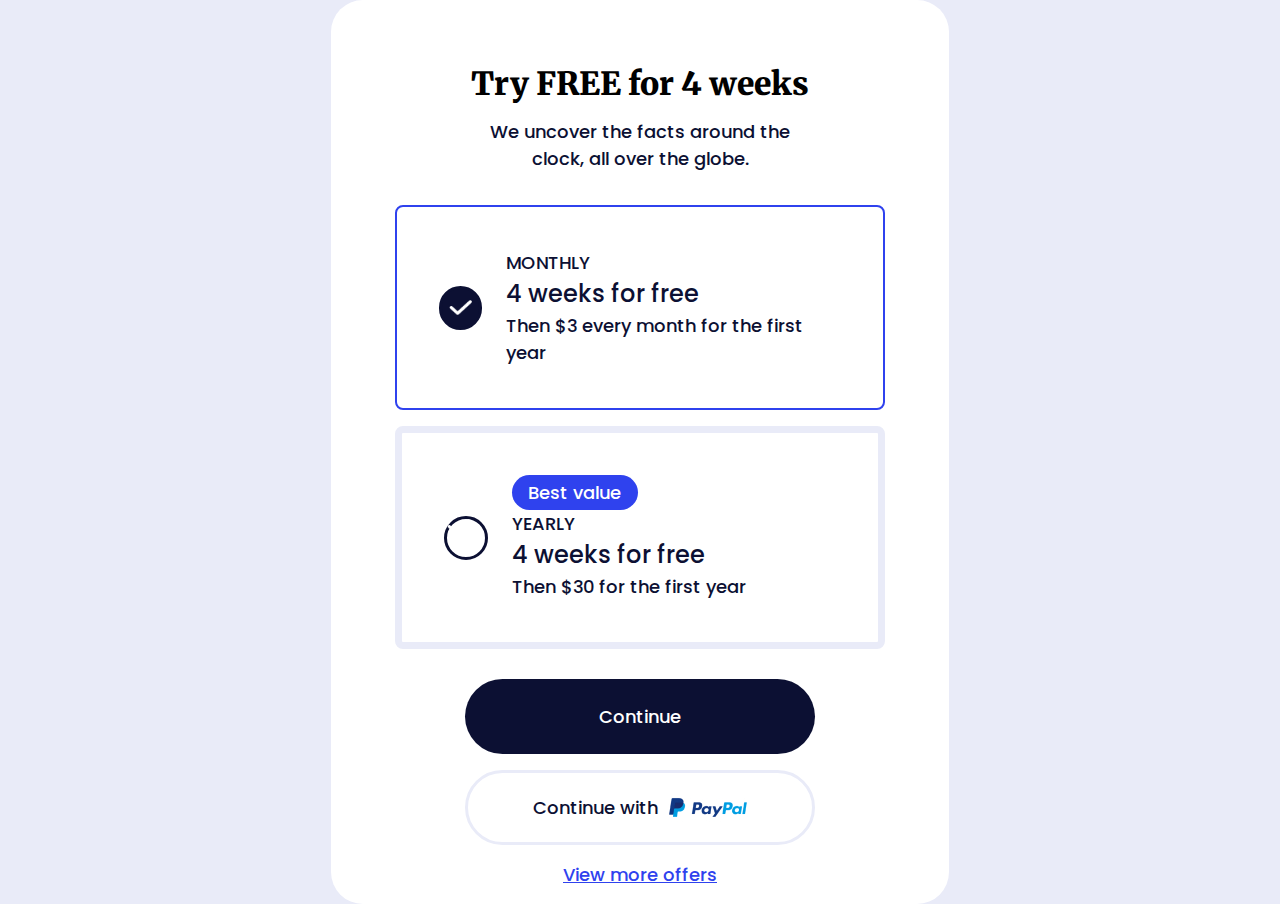
<file: day_1566/index.html>
<!doctype html>
<html lang="en">
<head>
    <meta charset="UTF-8">
    <meta name="viewport"
          content="width=device-width, user-scalable=no, initial-scale=1.0, maximum-scale=1.0, minimum-scale=1.0">
    <meta http-equiv="X-UA-Compatible" content="ie=edge">
    <link rel="preconnect" href="https://fonts.googleapis.com">
    <link rel="preconnect" href="https://fonts.gstatic.com" crossorigin>
    <link href="https://fonts.googleapis.com/css2?family=Merriweather:ital,wght@0,300;0,400;0,700;0,900;1,300;1,400;1,700;1,900&display=swap"
          rel="stylesheet">

    <link rel="stylesheet" href="main.css">
    <link rel="stylesheet" href="https://cdnjs.cloudflare.com/ajax/libs/font-awesome/4.7.0/css/font-awesome.min.css">
    <title>Profile Page Header</title>
</head>
<body>
<div class="container">
    <div class="header">
        <h1>Try FREE for 4 weeks</h1>
        <p>
            We uncover the facts around the
            clock, all over the globe.
        </p>
    </div>
    <div class="offer">
        <div class="offer-item active">
            <div class="icon">
                <img src="selected-icon.png" alt="icon">
            </div>
            <div class="info">
                <h1>MONTHLY</h1>
                <p>4 weeks for free</p>
                <span>Then $3 every month for the first year</span>
            </div>
        </div>
        <div class="offer-item">
            <div class="icon">
                <img src="selected-icon.png" alt="icon">
            </div>
            <div class="info">
                <div class="tag">Best value</div>
                <h1>YEARLY</h1>
                <p>4 weeks for free</p>
                <span>Then $30 for the first year</span>
            </div>
        </div>

    </div>
    <div class="buttons">
        <button class="continue">Continue</button>
        <button class="paypal"><span>Continue with</span> <img src="paypal.jpg" alt=""> </button>
        <a href="#">View more offers</a>
    </div>
</div>
</body>
</html>
</file>
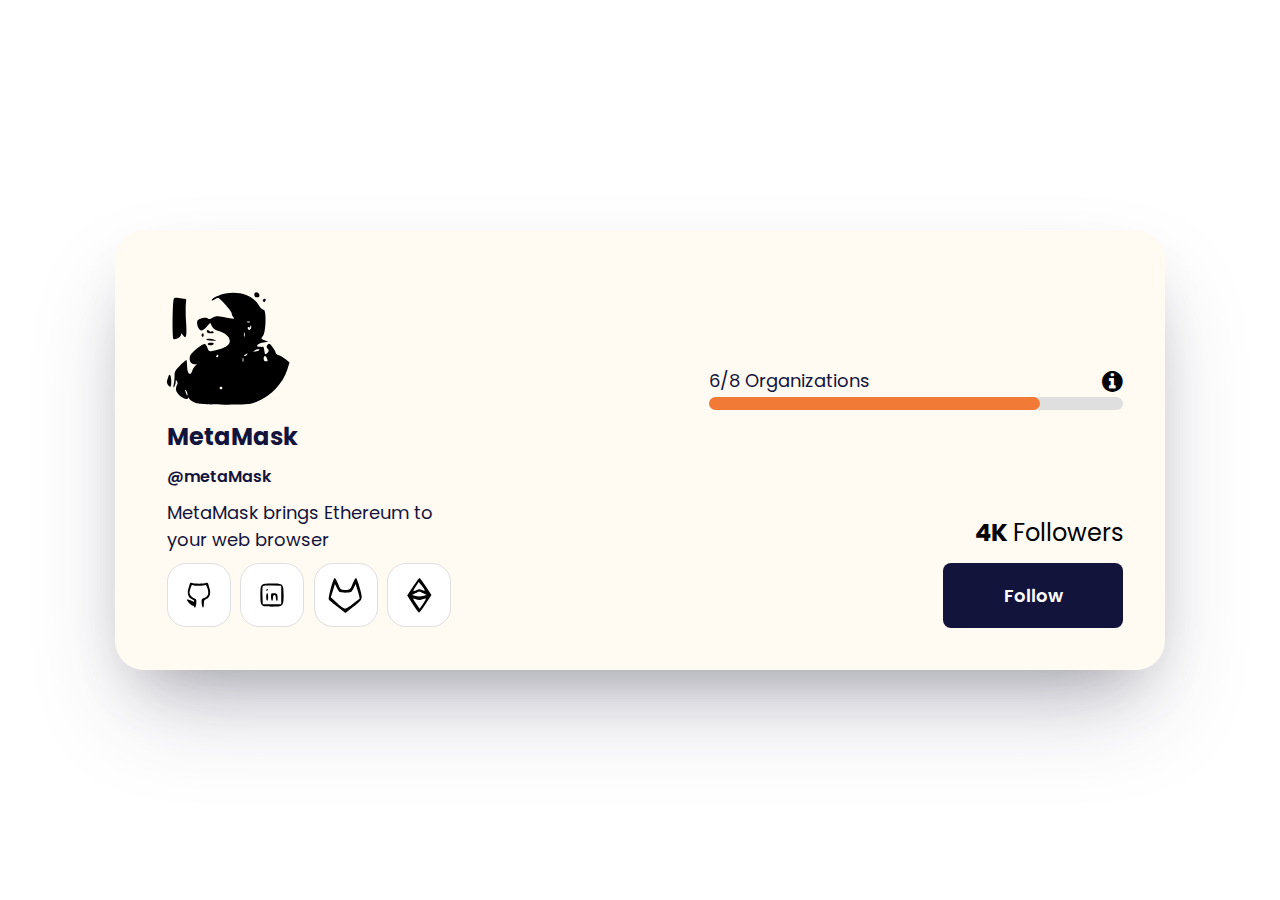
<file: day_1580/index.html>
<!doctype html>
<html lang="en">
<head>
    <meta charset="UTF-8">
    <meta name="viewport"
          content="width=device-width, user-scalable=no, initial-scale=1.0, maximum-scale=1.0, minimum-scale=1.0">
    <meta http-equiv="X-UA-Compatible" content="ie=edge">
    <link rel="stylesheet" href="main.css">
    <link rel="stylesheet" href="https://cdnjs.cloudflare.com/ajax/libs/font-awesome/4.7.0/css/font-awesome.min.css">
    <title>Profile Page Header</title>
</head>
<body>
<div class="container">
    <div class="profile-section">
        <div class="photo">
            <svg version="1.0" xmlns="http://www.w3.org/2000/svg"
                 width="100.000000pt" height="100.000000pt" viewBox="0 0 100.000000 100.000000"
                 preserveAspectRatio="xMidYMid meet">

                <g transform="translate(0.000000,100.000000) scale(0.100000,-0.100000)"
                   fill="#000000" stroke="none">
                    <path d="M512 839 c-44 -8 -102 -37 -102 -51 0 -5 11 -1 25 8 25 16 26 16 75
-37 27 -29 50 -60 50 -69 0 -9 5 -21 12 -28 16 -16 2 -16 -73 0 -49 10 -60 9
-82 -5 -17 -11 -28 -12 -35 -5 -13 13 -72 0 -79 -18 -8 -22 6 -64 24 -71 11
-4 26 4 44 25 l28 31 13 -26 c8 -17 24 -29 43 -33 64 -14 106 -60 86 -97 -11
-22 -44 -38 -109 -52 -43 -9 -44 -8 -54 20 -5 16 -14 29 -20 29 -20 0 -100
-63 -109 -87 -14 -38 7 -69 46 -64 6 1 3 -4 -6 -11 -9 -7 -20 -25 -25 -40 -14
-42 -37 -20 -38 36 -1 25 -3 46 -6 46 -3 0 -24 -18 -47 -41 -33 -32 -42 -47
-41 -72 0 -18 -2 -48 -6 -67 -5 -26 -4 -31 3 -20 6 8 11 24 11 35 0 16 2 17
10 5 5 -8 5 -19 1 -25 -5 -5 -9 -22 -9 -37 1 -34 75 -89 89 -66 6 9 9 10 9 1
0 -7 17 -20 38 -30 31 -14 69 -17 227 -18 173 0 195 2 243 22 108 44 196 137
229 240 l17 55 -29 24 c-17 14 -40 27 -52 30 -13 4 -23 12 -23 18 0 7 -11 27
-24 44 -20 28 -25 30 -36 17 -10 -12 -10 -18 0 -31 11 -12 10 -18 -3 -32 -11
-11 -17 -12 -18 -4 -1 7 -3 17 -4 22 -1 6 -3 15 -4 20 0 6 -4 9 -8 9 -5 -1
-16 -1 -26 0 -33 2 -11 26 29 32 l39 5 -29 12 c-27 12 -27 14 -13 30 25 28 29
208 5 199 -7 -2 -22 12 -33 31 -44 76 -142 111 -253 91z m185 -215 c-3 -3 -12
-4 -19 -1 -8 3 -5 6 6 6 11 1 17 -2 13 -5z m7 -48 c-6 -16 -24 -13 -24 5 0 6
5 7 10 4 6 -3 10 -1 10 6 0 7 2 10 5 7 3 -3 3 -13 -1 -22z m-47 -58 c-3 -7 -5
-2 -5 12 0 14 2 19 5 13 2 -7 2 -19 0 -25z m109 -105 c-3 -4 -17 -8 -29 -10
-17 -2 -19 -1 -7 7 17 11 47 14 36 3z m-91 -33 c-3 -5 -12 -10 -18 -10 -7 0
-6 4 3 10 19 12 23 12 15 0z m-215 -10 c0 -5 -5 -10 -11 -10 -5 0 -7 5 -4 10
3 6 8 10 11 10 2 0 4 -4 4 -10z m364 -16 c9 -22 8 -24 -9 -24 -8 0 -15 9 -15
20 0 24 15 27 24 4z m-177 -26 c-3 -7 -5 -2 -5 12 0 14 2 19 5 13 2 -7 2 -19
0 -25z m-157 -198 c0 -5 -4 -10 -10 -10 -5 0 -10 5 -10 10 0 6 5 10 10 10 6 0
10 -4 10 -10z m-261 -50 c0 -10 -3 -8 -9 5 -12 27 -12 43 0 25 5 -8 9 -22 9
-30z"/>
                    <path d="M730 831 c0 -15 6 -21 21 -21 14 0 19 5 17 17 -5 26 -38 29 -38 4z"/>
                    <path d="M126 799 c-11 -33 -12 -299 -2 -302 18 -7 56 15 56 32 1 13 3 13 15
-3 25 -33 30 -10 23 101 -3 59 -4 123 -1 141 5 28 3 32 -18 32 -13 0 -34 3
-46 6 -15 4 -24 1 -27 -7z"/>
                    <path d="M795 791 c-3 -5 -1 -12 4 -15 5 -3 11 1 15 9 6 16 -9 21 -19 6z"/>
                    <path d="M377 564 c-11 -12 3 -24 29 -24 15 0 23 4 19 10 -4 6 -11 7 -17 4 -6
-4 -13 -1 -17 5 -4 6 -10 8 -14 5z"/>
                    <path d="M335 531 c-3 -5 -1 -12 5 -16 5 -3 10 1 10 9 0 18 -6 21 -15 7z"/>
                    <path d="M370 493 c0 -5 19 -9 43 -9 30 -1 36 1 22 6 -26 11 -65 12 -65 3z"/>
                    <path d="M380 460 c0 -5 9 -10 19 -10 11 0 23 5 26 10 4 6 -5 10 -19 10 -14 0
-26 -4 -26 -10z"/>
                    <path d="M85 215 c-3 -8 -7 -22 -10 -31 -5 -17 11 -44 25 -44 5 0 8 20 7 45
-2 44 -13 59 -22 30z"/>
                </g>
            </svg>
        </div>
        <div class="description">
            <span class="title">MetaMask</span>
            <span class="tag">@metaMask</span>
            <span class="info">MetaMask brings Ethereum to your web browser</span>
            <div class="social-media">
                <div class="item">
                    <svg version="1.0" xmlns="http://www.w3.org/2000/svg"
                         viewBox="0 0 64.000000 64.000000"
                         preserveAspectRatio="xMidYMid meet">

                        <g transform="translate(0.000000,64.000000) scale(0.100000,-0.100000)"
                           fill="#000000" stroke="none">
                            <path d="M226 439 c-2 -8 -9 -33 -16 -55 -15 -49 0 -93 38 -109 12 -5 22 -13
                    22 -17 0 -11 -7 -10 -39 7 -16 8 -31 11 -35 8 -8 -9 44 -63 61 -63 7 0 13 -4
                    13 -10 0 -5 4 -10 9 -10 5 0 11 20 13 45 3 39 0 45 -19 50 -13 3 -30 16 -39
                    30 -14 22 -15 31 -3 69 10 35 16 43 28 37 18 -9 111 -8 127 1 6 4 15 -12 23
                    -37 15 -52 4 -82 -37 -96 -25 -8 -27 -13 -24 -54 5 -55 22 -60 22 -7 0 32 5
                    41 25 50 36 17 49 57 35 107 -7 22 -14 46 -16 54 -3 8 -10 10 -22 5 -22 -9
                    -122 -9 -144 0 -12 5 -19 3 -22 -5z"/>
                        </g>
                    </svg>
                </div>
                <div class="item">
                    <svg version="1.0" xmlns="http://www.w3.org/2000/svg"
                         viewBox="0 0 64.000000 64.000000"
                         preserveAspectRatio="xMidYMid meet">

                        <g transform="translate(0.000000,64.000000) scale(0.100000,-0.100000)"
                           fill="#000000" stroke="none">
                            <path d="M216 424 c-12 -12 -16 -37 -16 -104 0 -116 4 -120 120 -120 116 0
                120 4 120 120 0 116 -4 120 -120 120 -67 0 -92 -4 -104 -16z m199 -104 l0 -95
                -95 0 -95 0 -3 84 c-2 46 0 90 2 98 4 11 27 13 98 11 l93 -3 0 -95z"/>
                            <path d="M260 369 c0 -5 5 -7 10 -4 6 3 10 8 10 11 0 2 -4 4 -10 4 -5 0 -10
                -5 -10 -11z"/>
                            <path d="M260 300 c0 -22 5 -40 10 -40 6 0 10 18 10 40 0 22 -4 40 -10 40 -5
                0 -10 -18 -10 -40z"/>
                            <path d="M310 301 c0 -23 5 -41 10 -41 6 0 10 14 10 30 0 20 5 30 15 30 10 0
                15 -10 15 -30 0 -16 5 -30 11 -30 6 0 9 16 7 38 -3 34 -6 37 -35 40 -32 3 -33
                2 -33 -37z"/>
                        </g>
                    </svg>

                </div>
                <div class="item">
                    <svg version="1.0" xmlns="http://www.w3.org/2000/svg"
                         width="32.000000pt" height="32.000000pt" viewBox="0 0 32.000000 32.000000"
                         preserveAspectRatio="xMidYMid meet">

                        <g transform="translate(0.000000,32.000000) scale(0.100000,-0.100000)"
                           fill="#000000" stroke="none">
                            <path d="M51 213 c-11 -42 -18 -80 -15 -84 3 -5 32 -29 65 -55 l60 -46 54 42
                                  c79 61 77 56 54 143 -12 42 -25 77 -29 77 -5 0 -16 -20 -26 -45 -16 -42 -19
                                  -45 -54 -45 -35 0 -38 3 -54 45 -10 25 -21 45 -26 45 -4 0 -17 -34 -29 -77z
                                  m109 -33 c42 0 48 3 62 33 l15 32 17 -54 c9 -30 15 -55 13 -56 -1 0 -23 -17
                                  -49 -38 -25 -20 -52 -37 -60 -37 -7 0 -35 19 -60 43 l-47 42 16 50 15 50 16
                                  -32 c14 -30 20 -33 62 -33z"/>
                        </g>
                    </svg>
                </div>
                <div class="item">
                    <svg version="1.0" xmlns="http://www.w3.org/2000/svg"
                         width="32.000000pt" height="32.000000pt" viewBox="0 0 32.000000 32.000000"
                         preserveAspectRatio="xMidYMid meet">

                        <g transform="translate(0.000000,32.000000) scale(0.100000,-0.100000)"
                           fill="#000000" stroke="none">
                            <path d="M112 224 l-43 -66 42 -64 c23 -35 44 -64 48 -64 3 0 25 30 49 66 l43
                66 -42 64 c-23 35 -44 64 -48 64 -3 0 -25 -30 -49 -66z m88 -27 c0 -4 -9 -3
                -20 3 -14 7 -26 8 -39 0 -31 -16 -33 -12 -9 25 l23 35 22 -27 c13 -16 23 -32
                23 -36z m-10 -22 l25 -13 -28 -7 c-15 -4 -39 -4 -54 0 l-28 7 25 13 c14 8 27
                14 30 14 3 0 16 -6 30 -14z m-5 -45 c31 12 31 8 1 -36 l-24 -35 -19 28 c-36
                52 -36 54 -9 43 17 -6 35 -6 51 0z"/>
                        </g>
                    </svg>
                </div>

            </div>
        </div>
    </div>

    <div class="other-infos">
        <div class="organizations">
            <span>6/8 Organizations</span>
            <i   class="fa fa-info-circle"></i>
        </div>
        <div class="loading-bar">
            <div class="bar occupancy"></div>
        </div>

        <div class="followers">
            <span><b>4K</b> Followers</span>
            <button class="follow-btn">Follow</button>
        </div>

    </div>
</div>
</body>
</html>
</file>
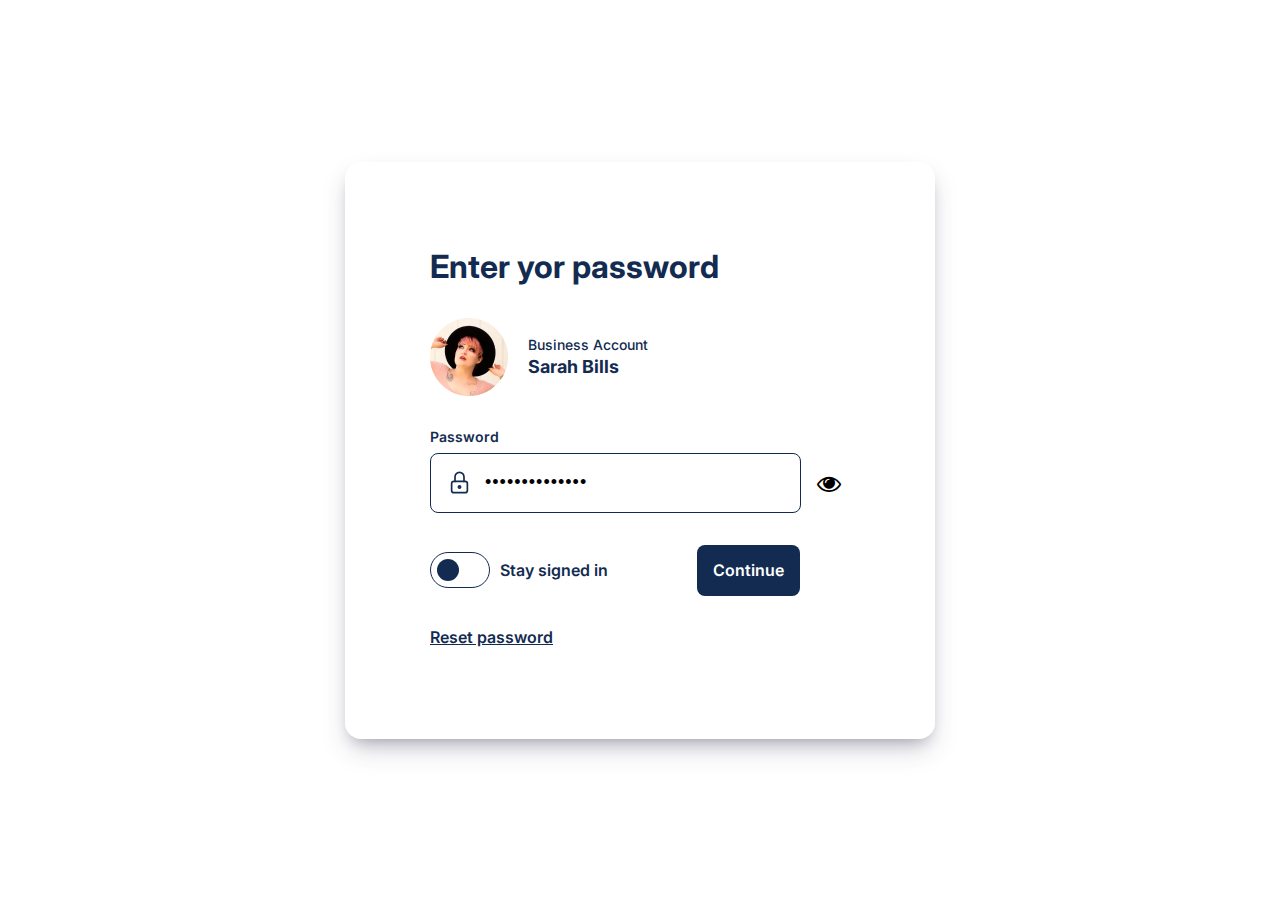
<file: day_1583/index.html>
<!doctype html>
<html lang="en">
<head>
    <meta charset="UTF-8">
    <meta name="viewport"
          content="width=device-width, user-scalable=no, initial-scale=1.0, maximum-scale=1.0, minimum-scale=1.0">
    <meta http-equiv="X-UA-Compatible" content="ie=edge">
    <link rel="stylesheet" href="main.css">
    <link rel="stylesheet" href="https://cdnjs.cloudflare.com/ajax/libs/font-awesome/4.7.0/css/font-awesome.min.css">
    <title>Login Card</title>
</head>
<body>
<div class="container">

    <div class="login-area">
        <span>Enter yor password</span>
        <div class="user">
            <img  src="photo.png" alt="photo">
            <div class="info">
                <p class="title">Business Account</p>
                <p class="name">Sarah Bills</p>
            </div>
        </div>
        <div class="input-area">
            <span>Password</span>
            <div class="password">
                <svg width="27" height="27" viewBox="0 0 27 27" fill="none" xmlns="http://www.w3.org/2000/svg">
                    <g clip-path="url(#clip0_4_18)">
                        <path d="M19.125 12.375H7.875C6.63236 12.375 5.625 13.3824 5.625 14.625V21.375C5.625 22.6176 6.63236 23.625 7.875 23.625H19.125C20.3676 23.625 21.375 22.6176 21.375 21.375V14.625C21.375 13.3824 20.3676 12.375 19.125 12.375Z" stroke="#132B50" stroke-width="1.6875" stroke-linecap="round" stroke-linejoin="round"/>
                        <path d="M13.5 19.125C14.1213 19.125 14.625 18.6213 14.625 18C14.625 17.3787 14.1213 16.875 13.5 16.875C12.8787 16.875 12.375 17.3787 12.375 18C12.375 18.6213 12.8787 19.125 13.5 19.125Z" stroke="#132B50" stroke-width="1.6875" stroke-linecap="round" stroke-linejoin="round"/>
                        <path d="M9 12.375V7.875C9 6.68153 9.47411 5.53693 10.318 4.69302C11.1619 3.84911 12.3065 3.375 13.5 3.375C14.6935 3.375 15.8381 3.84911 16.682 4.69302C17.5259 5.53693 18 6.68153 18 7.875V12.375" stroke="#132B50" stroke-width="1.6875" stroke-linecap="round" stroke-linejoin="round"/>
                    </g>
                    <defs>
                        <clipPath id="clip0_4_18">
                            <rect width="27" height="27" rx="1" fill="white"/>
                        </clipPath>
                    </defs>
                </svg>
                <input value="**************" type="password">
                <i class="fa fa-eye" style="font-size:24px"></i>
            </div>
        </div>
        <div class="action-area">
           <div>
               <label class="checkbox">
                   <input type="checkbox">
                   <span class="check-btn"></span>
               </label>
               <span>
                Stay signed in
            </span>
           </div>

            <button class="continue">Continue</button>

        </div>

        <div class="reset-password">
            Reset password
        </div>
    </div>
</div>
</body>
</html>
</file>
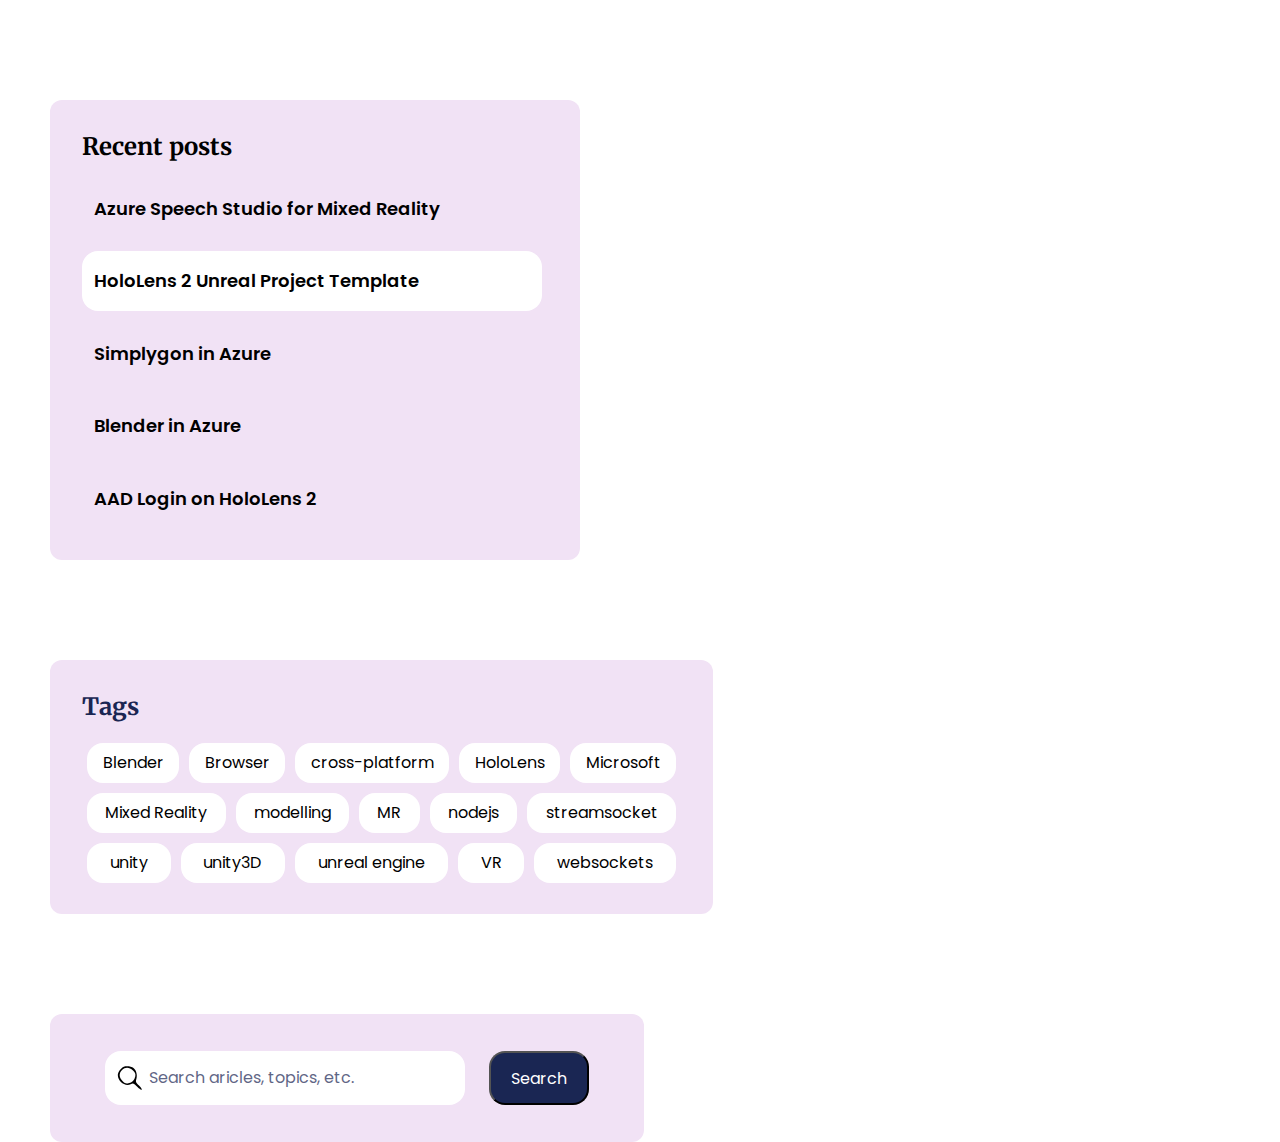
<file: day_1584/index.html>
<!doctype html>
<html lang="en">
<head>
    <meta charset="UTF-8">
    <meta name="viewport"
          content="width=device-width, user-scalable=no, initial-scale=1.0, maximum-scale=1.0, minimum-scale=1.0">
    <meta http-equiv="X-UA-Compatible" content="ie=edge">
    <link rel="stylesheet" href="main.css">
    <link rel="stylesheet" href="https://cdnjs.cloudflare.com/ajax/libs/font-awesome/4.7.0/css/font-awesome.min.css">
    <title>Document</title>
</head>
<body>
<div class="container-recent-posts">
    <div class="recent-posts-title">
        <span>Recent posts</span>
    </div>

    <div class="recent-posts-items">
        <div class="post-item">Azure Speech Studio for Mixed Reality</div>
        <div class="post-item active">HoloLens 2 Unreal Project Template</div>
        <div class="post-item">Simplygon in Azure</div>
        <div class="post-item">Blender in Azure</div>
        <div class="post-item">AAD Login on HoloLens 2</div>

    </div>
</div>
<div class="container-tags">
    <div class="tags-section">
        <span class="title">Tags</span>
        <div class="tags">
            <div class="tag">
                <span>Blender</span>
            </div>
            <div class="tag">
                <span>Browser</span>
            </div>
            <div class="tag">
                <span>cross-platform</span>
            </div>
            <div class="tag">
                <span>HoloLens</span>
            </div>
            <div class="tag">
                <span>Microsoft</span>
            </div>

            <div class="tag">
                <span>Mixed Reality</span>
            </div>
            <div class="tag ">
                <span>modelling</span>
            </div>
            <div class="tag">
                <span>MR</span>
            </div>
            <div class="tag">
                <span>nodejs</span>
            </div>
            <div class="tag ">
                <span>streamsocket</span>
            </div>

            <div class="tag">
                <span>unity</span>
            </div>
            <div class="tag">
                <span>unity3D</span>
            </div>
            <div class="tag">
                <span>unreal engine</span>
            </div>
            <div class="tag">
                <span>VR</span>
            </div>
            <div class="tag">
                <span>websockets</span>
            </div>

        </div>

    </div>

</div>
<div class="container-search">
    <div class="search-box">
        <svg version="1.0" xmlns="http://www.w3.org/2000/svg"
             width="32.000000pt" height="32.000000pt" viewBox="0 0 32.000000 32.000000"
             preserveAspectRatio="xMidYMid meet">

            <g transform="translate(0.000000,32.000000) scale(0.100000,-0.100000)"
               fill="#000000" stroke="none">
                <path d="M94 281 c-31 -13 -64 -60 -64 -90 0 -70 80 -127 137 -98 27 13 30 12
70 -26 53 -51 70 -40 19 12 -36 37 -37 40 -27 76 11 41 -2 89 -32 113 -20 17
-77 24 -103 13z m98 -41 c25 -26 29 -36 24 -63 -8 -41 -32 -65 -73 -73 -27 -5
-37 -1 -63 24 -38 39 -40 83 -5 117 34 35 78 33 117 -5z"/>
            </g>
        </svg>
        <input type="text" placeholder="Search aricles, topics, etc."/>
    </div>
    <div class="search-button">
        <button>Search</button>
    </div>
</div>


</body>
</html>
</file>
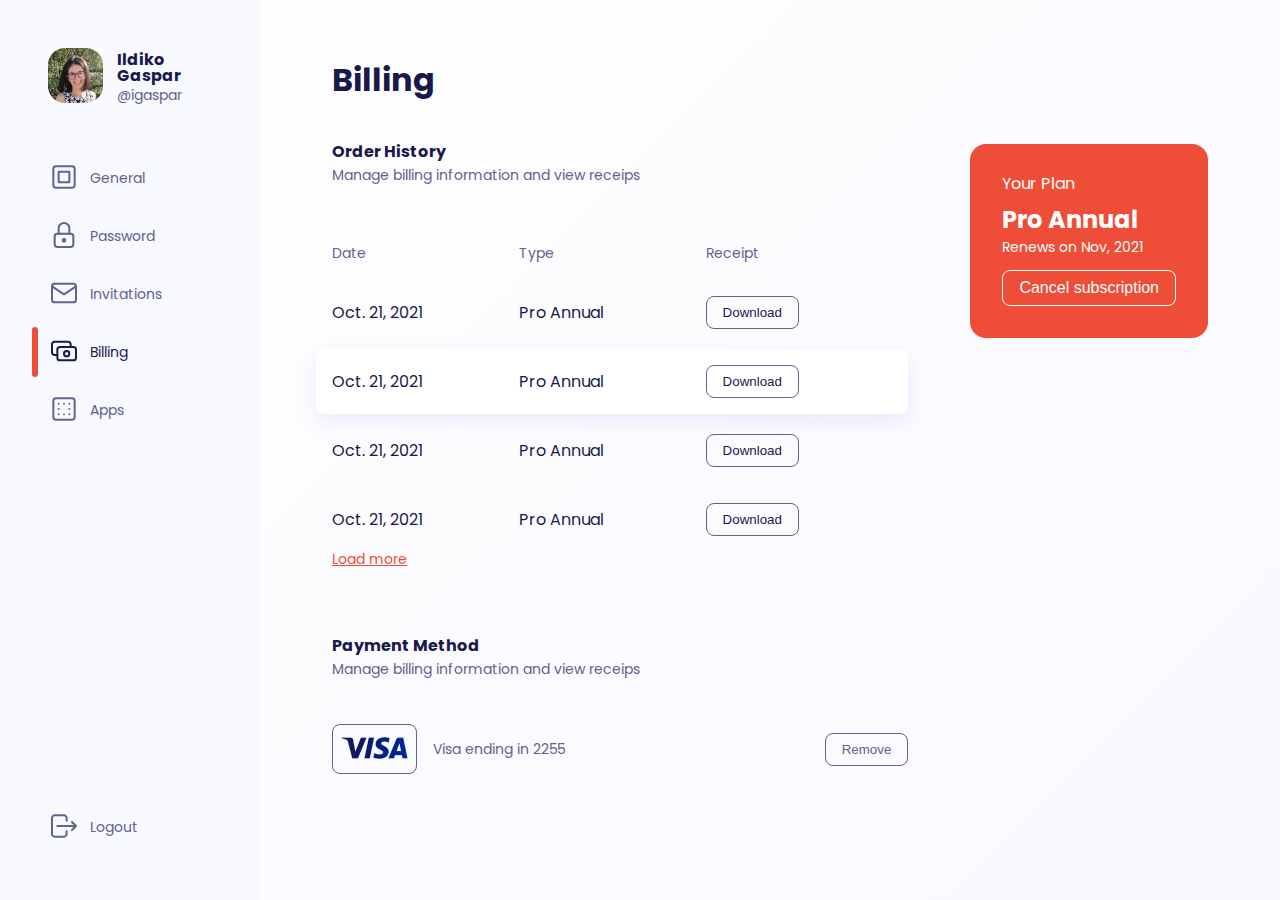
<file: day_1585/index.html>
<!doctype html>
<html lang="en">
<head>
    <meta charset="UTF-8">
    <meta name="viewport"
          content="width=device-width, user-scalable=no, initial-scale=1.0, maximum-scale=1.0, minimum-scale=1.0">
    <meta http-equiv="X-UA-Compatible" content="ie=edge">
    <link rel="preconnect" href="https://fonts.googleapis.com">
    <link rel="preconnect" href="https://fonts.gstatic.com" crossorigin>
    <link href="https://fonts.googleapis.com/css2?family=Poppins:ital,wght@0,100;0,200;0,300;0,400;0,500;0,600;0,700;0,800;0,900;1,100;1,200;1,300;1,400;1,500;1,600;1,700;1,800;1,900&display=swap"
          rel="stylesheet">
    <link rel="stylesheet" href="reset.css">
    <link rel="stylesheet" href="custom.css">
    <title>Dashboard</title>
</head>
<body>
<div class="sidebar">
    <div class="profile">
        <div class="profile-image">
            <img src="assets/user-photo.jpg" alt="Ildiko Gaspar">
        </div>
        <div class="profile-body">
            <h2>Ildiko Gaspar</h2>
            <p>@igaspar</p>
        </div>
    </div>
    <nav>

        <a class="nav-item" href="#">
            <div class="nav-item-icon">
                <img src="assets/icon-general.svg" alt="General">
            </div>
            General
        </a>
        <a class="nav-item" href="#">
            <div class="nav-item-icon">
                <img src="assets/icon-password.svg" alt="Password">
            </div>
            Password
        </a>
        <a class="nav-item" href="#">
            <div class="nav-item-icon">
                <img src="assets/icon-invitations.svg" alt="Invitations">
            </div>
            Invitations
        </a>
        <a class="nav-item active" href="#">
            <div class="nav-item-icon">
                <img src="assets/icon-billing.svg" alt="Billing">
            </div>
            Billing
        </a>
        <a class="nav-item" href="#">
            <div class="nav-item-icon">
                <img src="assets/icon-apps.svg" alt="Apps">
            </div>
            Apps
        </a>
        <a class="nav-item" href="#">
            <div class="nav-item-icon">
                <img src="assets/icon-logout.svg" alt="Logout">
            </div>
            Logout
        </a>
    </nav>
</div>
<main>
    <h1>Billing</h1>
    <div class="main-wrapper">
        <div class="main-left-wrapper">
            <section id="order-history">
                <h2 class="section-title">
                    Order History
                </h2>
                <p class="section-description">
                    Manage billing information and view receips
                </p>
                <div class="section-content">
                    <div class="table">
                        <div class="row">
                            <div class="column">
                                <h2>Date</h2>
                            </div>
                            <div class="column">
                                <h2>Type</h2>
                            </div>
                            <div class="column">
                                <h2>Receipt</h2>
                            </div>
                        </div>
                        <div class="row">
                            <div class="column"><p>Oct. 21, 2021</p></div>
                            <div class="column"><p>Pro Annual</p></div>
                            <div class="column"><button>Download</button></div>
                        </div>
                        <div class="row active">
                            <div class="column"><p>Oct. 21, 2021</p></div>
                            <div class="column"><p>Pro Annual</p></div>
                            <div class="column"><button>Download</button></div>
                        </div>
                        <div class="row">
                            <div class="column"><p>Oct. 21, 2021</p></div>
                            <div class="column"><p>Pro Annual</p></div>
                            <div class="column"><button>Download</button></div>
                        </div>
                        <div class="row">
                            <div class="column"><p>Oct. 21, 2021</p></div>
                            <div class="column"><p>Pro Annual</p></div>
                            <div class="column"><button>Download</button></div>
                        </div>

                    </div>
                    <a href="#">Load more</a>
                </div>
            </section>
            <section id="payment-method">
                <h2 class="section-title">
                    Payment Method
                </h2>
                <p class="section-description">
                    Manage billing information and view receips
                </p>
                <div class="section-content">
                    <div class="payment-method-image">
                        <img src="assets/payment-method-visa.png"  alt="VISA"/>
                    </div>
                    <p>Visa ending in 2255</p>
                    <button>Remove</button>
                </div>
            </section>
        </div>
        <div class="main-right-wrapper">
            <p class="first-paragraph">Your Plan</p>
            <h3>Pro Annual</h3>
            <p class="second-paragraph">Renews on Nov, 2021</p>
            <button>Cancel subscription</button>
        </div>
    </div>
</main>

</body>
</html>
</file>
<file: day_1566/main.css>
@import 'https://fonts.googleapis.com/css2?family=Poppins:ital,wght@0,100;0,200;0,300;0,400;0,500;0,700;1,100;1,200;1,300;1,400;1,500&display=swap';

* {
    margin: 0;
    padding: 0;
    box-sizing: border-box;
}

html, body {
    height: 100vh;
    background-color: #E9EBF8;
}

body {
    display: flex;
    justify-content: center;
    align-items: flex-start;

}


.container {

    display: flex;
    flex-direction: column;
    align-items: center;
    width: 618px;
    height: 904px;
    border-radius: 32px;

    padding: 64px;
    background-color: #FFFFFF;
}

.header {
    display: flex;
    flex-direction: column;
    gap: 7px;
    width: 344px;
    height: 101px;

}

.header h1 {
    font-family: 'Merriweather';
    font-style: normal;
    font-weight: 900;
    font-size: 32px;
    line-height: 40px;
    text-align: center;
    margin-bottom: 7px;
}

.header p {
    font-family: 'Poppins';
    font-style: normal;
    font-weight: 500;
    font-size: 18px;
    line-height: 27px;
    text-align: center;
    color: #0C1033;
}

.offer {
    width: 490px;
    min-height: 184px;
    height: auto;

    border-radius: 8px;
    margin: 40px 0;
    display: flex;
    flex-direction: column;
    align-items: center;
    gap: 16px;


}

.offer .offer-item {
    display: flex;
    gap: 24px;
    border: 7px solid #E9EBF8;
    border-radius: 8px;
    padding: 42px;
    align-items: center;
    min-width: 490px;

}

.offer .offer-item.active {
    display: flex;
    gap: 24px;
    border: 2px solid #2F42EE;
    border-radius: 8px;
    padding: 42px;
    align-items: center;

}


.offer .offer-item .icon {
    width: 44px;
    height: 44px;
    border-radius: 22px;
    border: 3px solid #0C1033;
    background-color: #FFFFFF;
}

.offer .offer-item.active .icon {
    width: 44px;
    height: 44px;
    border-radius: 22px;
    background-color: #0C1033;
    display: flex;
    justify-content: center;
    align-items: center;
}

.offer .offer-item .icon > img {
    color: white;
    width: 23px;
    height: 15px;

}

.offer .offer-item .info > h1 {
    font-family: 'Poppins';
    font-style: normal;
    font-weight: 500;
    font-size: 18px;
    line-height: 27px;
    text-transform: uppercase;
    color: #0C1033;

}

.offer .offer-item .info > p {
    font-family: 'Poppins';
    font-style: normal;
    font-weight: 500;
    font-size: 24px;
    line-height: 36px;
    color: #0C1033;
}

.offer .offer-item .info > span {
    font-family: 'Poppins';
    font-style: normal;
    font-weight: 500;
    font-size: 18px;
    line-height: 27px;
    color: #0C1033;
}

.tag {
    background: #2F42EE;
    border-radius: 22px;

    padding: 4px 16px;
    width: 126px;
    height: 35px;
    font-family: 'Poppins';
    font-style: normal;
    font-weight: 500;
    font-size: 18px;
    line-height: 27px;

    color: #FFFFFF;
}

.buttons {
    margin-top: 250px;
    display: flex;
    flex-direction: column;
    gap: 16px;
    justify-content: center;
    align-items: center;
}

.buttons .continue {
    border: none;
    background-color: #0C1033;
    width: 350px;
    height: 75px;
    border-radius: 45px;
    font-family: 'Poppins';
    font-style: normal;
    font-weight: 500;
    font-size: 18px;
    line-height: 27px;
    color: #FFFFFF;
    padding: 24px;
}

.buttons .paypal {

    gap: 10px;
    display: flex;
    justify-content: center;
    align-items: center;
    width: 350px;
    height: 75px;
    padding: 24px;
    background-color: white;
    border: 3px solid #E9EBF8;
    border-radius: 45px;
    font-family: 'Poppins';
    font-style: normal;
    font-weight: 500;
    font-size: 18px;
    line-height: 27px;
    color: #0C1033;
}

.buttons > a {
    font-family: 'Poppins';
    font-style: normal;
    font-weight: 500;
    font-size: 18px;
    line-height: 27px;
    text-decoration-line: underline;
    color: #2F42EE;
}
</file>
<file: day_1580/main.css>
@import 'https://fonts.googleapis.com/css2?family=Poppins:ital,wght@0,100;0,200;0,300;0,400;0,500;0,700;1,100;1,200;1,300;1,400;1,500&display=swap';

* {
    margin: 0;
    padding: 0;
    box-sizing: border-box;
}

html, body {
    height: 100%;
}

body {
    display: flex;
    justify-content: center;
    align-items: center;
}

.container {
    display: flex;
    width: 1050px;
    height: 440px;
    padding: 42px;
    border-radius: 29px;
    background-color: #FFFAF2;
    justify-content: space-between;
    box-shadow: rgba(255, 255, 255, 0.1) 0px 1px 1px 0px inset, rgba(50, 50, 93, 0.25) 0px 50px 100px -20px, rgba(0, 0, 0, 0.3) 0px 30px 60px -30px;

}

.profile-section {
    width: 304px;
    height: 400px;
}

.profile-section .description {
    display: flex;
    flex-direction: column;
    gap: 10px;
    padding: 10px;
    max-width: 304px;
    min-width: 304px;
    max-height: 334px;
    min-height: 334px;
}

.profile-section .description .title {
    font-family: 'Poppins';
    font-style: normal;
    font-weight: 700;
    font-size: 24px;
    line-height: 36px;
    color: #13143C;
}

.profile-section .description .tag {
    font-family: 'Poppins';
    font-style: normal;
    font-weight: 600;
    font-size: 16px;
    line-height: 24px;
    color: #13143C;
}

.profile-section .description .info {
    font-family: 'Poppins';
    font-style: normal;
    font-weight: 400;
    font-size: 18px;
    line-height: 27px;
    color: #13143C;
}


.profile-section .description .social-media {
    display: flex;
    justify-content: space-between;
    align-items: center;
}

.social-media .item {
    width: 64px;
    height: 64px;
    border-radius: 19px;
    background-color: #FFFFFF;
    border: 1px solid #DFDFDF;
    justify-content: center;
    align-items: center;
    display: flex;

}

.social-media .item .svg {
    width: 32px;
    height: 32px;


}

.other-infos {
    display: flex;
    flex-direction: column;
    align-self: self-end;
    width: 414px;
    height: 264px;

}

.other-infos .organizations {
    width: 414px;
    height: 40px;
    display: flex;
    align-items: center;
    justify-content: space-between;

}

.other-infos .organizations span {
    font-family: 'Poppins';
    font-style: normal;
    font-weight: 400;
    font-size: 18px;
    line-height: 27px;
    color: #13143C;
}

.other-infos .organizations i {
    font-size: 24px;


}

.loading-bar {

    border-radius: 13px;
    background-color: #DFDFDF;
    height: 13px;
}

.loading-bar .bar {
    height: 13px;
    color: #F17A37;
    text-align: center;
    border-radius: 13px;
}

.loading-bar .occupancy:empty {
    height: 13px;
    width: 80%;
    background-color: #F17A37;
}

.followers {
    display: flex;
    flex-direction: column;
    height: 100%;
    justify-content: flex-end;
    align-items: flex-end;
    gap: 12px;

}

.followers span {
    font-family: 'Poppins';
    font-style: normal;
    font-weight: 400;
    font-size: 24px;
    line-height: 36px;

}


.followers .follow-btn {
    border: none;
    padding: 19px;
    background-color: #13143C;
    color: #FFFFFF;
    border-radius: 8px;
    width: 180px;
    font-size: 18px;
    line-height: 27px;
    font-family: 'Poppins';
    font-weight: 600;

}
</file>
<file: day_1583/main.css>
@import 'https://fonts.googleapis.com/css2?family=Inter:wght@300;400;500;600;700;800;900&display=swap';

* {
    margin: 0;
    padding: 0;
    box-sizing: border-box;
}

html, body {
    height: 100%;
}

body {
    display: flex;
    justify-content: center;
    align-items: center;
}

.container {
    width: 590px;
    height: 577px;
    box-shadow: rgba(50, 50, 93, 0.25) 0px 13px 27px -5px, rgba(0, 0, 0, 0.3) 0px 8px 16px -8px;
    border-radius: 16px;
    padding: 85px;
}

.container .login-area {
    display: flex;
    flex-direction: column;
    gap: 32px;

}
.container .login-area .user {
    display: flex;
    align-items: center;
    justify-content: flex-start;
    height: 78px;
    max-width: 260px;
    min-width: 250px;

}


.container .login-area .user .info {
    padding-inline-start: 20px;
    display: flex;
    flex-direction: column;
    gap: 3px;
}

.container .login-area .user .info .title {
    font-family: 'Inter';
    font-style: normal;
    font-weight: 500;
    font-size: 14px;
    line-height: 17px;
    color: #132B50;
}

.container .login-area .user .info .name {
    font-family: 'Inter';
    font-style: normal;
    font-weight: 700;
    font-size: 18px;
    line-height: 22px;
    color: #132B50;
}

.container .login-area > span {
    font-family: 'Inter';
    font-style: normal;
    font-weight: 700;
    font-size: 32px;
    line-height: 39px;
    color: #132B50;
}

.login-area .input-area {
    display: flex;
    flex-direction: column;
    gap: 8px;
}

.login-area .input-area > span{
    font-family: 'Inter';
    font-style: normal;
    font-weight: 600;
    font-size: 14px;
    line-height: 17px;
    color: #132B50;
}
.input-area .password  {
    display: flex;
    align-items: center;
    gap: 16px;

}
.input-area .password svg  {
    position: absolute;
    z-index: 1;
    margin-inline-start: 16px;

}

.input-area .password > input {
    width: 371px;
    height: 60px;
    border-radius: 8px;
    outline: none;
    padding: 16px;
    padding-inline-start: 54px;
    border: 1px solid #132B50;

    position: relative;
}

.action-area {
    display: flex;
    align-items: center;
    justify-content: space-between;
    width: 370px;

}
.login-area .action-area  div {
    display: flex;
    align-items: center;

}


.login-area .action-area div  > label{
    display: block;
    width: 60px;
    height: 36px;
    background-color: white;
    border-radius: 44px;
    border: 1px solid #132B50;
    position: relative;
    cursor: pointer;
}

.login-area .action-area div > label .check-btn{
    width: 22px;
    height: 22px;
    border-radius: 50%;
    background-color: #132B50;
    position: absolute;
    top: 6px;
    left: 6px;
    transition: all ease .5s;
}
.login-area .action-area  div  > label input:checked + .check-btn{
    transition: all ease .5s;
    left: 30px;

}

.login-area .action-area   div  > label input{
    display: none;
}
.login-area .action-area  div > span{
    margin-inline-start: 10px;
    font-family: 'Inter';
    font-style: normal;
    font-weight: 600;
    font-size: 16px;
    line-height: 19px;
    color: #132B50;
}

.continue{
    border: none;
    background-color: #132B50;
    color: white;
    border-radius: 8px;
    padding: 16px;
    font-family: 'Inter';
    font-style: normal;
    font-weight: 600;
    font-size: 16px;
    line-height: 19px;

}

.reset-password {
    font-family: 'Inter';
    font-style: normal;
    font-weight: 600;
    font-size: 16px;
    line-height: 19px;
    text-decoration-line: underline;
    color: #132B50;
}
input[type="password"]
{
    font: large Verdana,sans-serif;
    letter-spacing: 1px;
}
</file>
<file: day_1584/main.css>
@import 'https://fonts.googleapis.com/css2?family=Merriweather:wght@700&display=swap';
@import 'https://fonts.googleapis.com/css2?family=Poppins&display=swap';

* {
    margin: 0;
    padding: 0;
    box-sizing: border-box;
}

html, body {
    height: 100%;
}

.container-tags {

    width: 663px;
    height: 254px;
    margin-left: 50px;
    margin-top: 100px;
    background-color: #F1E2F5;
    border-radius: 12px;
    padding: 32px;

}

.tags-section .title {
    color: #1A2653;
    font-family: 'Merriweather';
    font-style: normal;
    font-weight: 700;
    font-size: 24px;
    line-height: 30px;
}

.tags-section .tags {
    margin-top: 16px;
    display: flex;
    flex-direction: row;
    justify-content: space-between;
    flex-wrap: wrap;
    flex: 1;


}

.tags-section .tags .tag {

    margin: 5px 5px;
    width: auto;
    cursor: pointer;

    flex-grow: 1;
    padding: 0 15px;
    min-width: 53px;
    max-width: 240px;
    height: 40px;
    border-radius: 16px;
    background-color: white;
    justify-content: center;
    align-items: center;
    display: flex;


}

.tags-section .tags .tag span {
    font-family: 'Poppins';
    font-style: normal;
    font-weight: 400;
    font-size: 16px;
    line-height: 24px;


}

.tags-section .tags .tag:hover {

    background-color: #1A2653;
    color: white;
    transition: all ease .4s;


}

/* SEARCH */
.container-search {
    display: flex;
    justify-content: space-evenly;
    align-items: center;
    width: 594px;
    height: 128px;
    margin-left: 50px;
    margin-top: 100px;
    background-color: #F1E2F5;
    border-radius: 12px;
    padding: 32px;

}

.search-box {
    position: relative;
    display: flex;
    justify-content: center;
    align-items: center;

}

.search-box svg {
    position: absolute;
    top: 0;
    left: 0;
    display: flex;
    justify-content: center;
    align-items: center;
    width: 30px;
    height: 54px;
    margin-left: 10px;


}

.search-box input {
    border: none;
    outline: none;
    padding: 16px;
    height: 54px;
    width: 360px;
    border-radius: 16px;
    padding-inline-start: 44px;
}

.search-box input::placeholder {
    font-family: 'Poppins';
    font-style: normal;
    font-weight: 400;
    font-size: 16px;
    line-height: 24px;
    color: #1A2653;
    opacity: 0.7;
    flex: none;
    order: 1;
    flex-grow: 0;
}

.search-button button {
    background-color: #1A2653;
    width: 100px;
    height: 54px;
    border-radius: 16px;
    color: white;
    cursor: pointer;
    padding: 16px;
    font-family: 'Poppins';
    font-style: normal;
    font-weight: 400;
    font-size: 16px;
    line-height: 20px;

}


/* RECENT POSTS */

.container-recent-posts {
    width: 530px;
    height: 460px;
    background-color: #F1E2F5;
    margin-left: 50px;
    margin-top: 100px;
    padding: 32px;
    display: flex;
    justify-content: flex-start;
    flex-direction: column;
    border-radius: 12px;
}

.container-recent-posts .recent-posts-title span {
    font-family: 'Merriweather';
    font-style: normal;
    font-weight: 700;
    font-size: 24px;
    line-height: 30px;

}

.container-recent-posts .recent-posts-items {
    display: flex;
    flex-direction: column;
    margin-top: 16px;
    justify-content: space-between;
    flex: 1;
    overflow-y: auto;
}


.container-recent-posts .recent-posts-items .post-item {
    width: 460px;
    height: 60px;
    padding-inline-start: 12px;
    font-family: 'Poppins';
    font-style: normal;
    font-weight: 600;
    font-size: 18px;
    line-height: 27px;
    display: flex;
    justify-content: left;
    align-items: center;
    min-height: 60px;

}


.container-recent-posts .recent-posts-items .active {
    background-color: white;
    border-radius: 16px;
    text-align: left;

}
</file>
<file: day_1585/custom.css>
:root {
    --light-gray: #F8F8FF;
    --darkest-blue: #1a194d;
    --dark-blue: #62618f;
    --orange: #EE4D38;
    --white: #FFF

}

body {
    font-family: "Poppins", sans-serif;
    font-size: 14px;
    height: 100vh;
    display: flex;
    color: var(--dark-blue);
    background:linear-gradient(-45deg,var(--light-gray),var(--white));
}

/* sidebar */

.sidebar {
    height: 100%;
    width: 260px;
    flex-shrink: 0;
    padding: 48px;
    background-color: var(--light-gray);
    color: var(--dark-blue);

    display: flex;
    flex-direction: column;
}

.profile {
    display: flex;
    align-items: center;
    gap: 14px;
    margin-bottom: 48px;
}

.profile-body h2 {
    font-size: 16px;
    color: var(--darkest-blue);
    font-weight: 700;
    margin-bottom: 4px;
}

nav {
    flex: 1;
    display: flex;
    flex-direction: column;
    gap: 8px;

}

nav .nav-item {
    display: flex;
    align-items: center;
    gap: 10px;
    padding: 8px 16px 8px 0;
}

nav .nav-item.active {
    color: var(--darkest-blue);
    position: relative;
}

nav .nav-item.active::before {
    content: '';
    display: block;
    width: 6px;
    border-radius: 999px;
    background-color: var(--orange);
    position: absolute;
    left: -16px;
    top: 0;
    bottom: 0;
}

nav .nav-item:last-child {

    margin-top: auto;
}

/* main */

main {
    height: 100%;
    flex: 1;
    padding: 64px 72px;
}

main h1 {
    font-size: 32px;
    font-weight: 700;
    margin-bottom: 48px;
    color: var(--darkest-blue);
}

.main-wrapper {
    display: flex;
    gap: 62px;
    align-items: flex-start;
}


.main-left-wrapper {
    display: flex;
    flex-direction: column;
    gap: 72px;
    flex: 1;

}

.main-left-wrapper .section-title {
    font-size: 16px;
    font-weight: 700;
    color: var(--darkest-blue);
    margin-bottom: 8px;
}

.main-left-wrapper .section-description {
    margin-bottom: 48px;

}


.main-left-wrapper .table {
    display: flex;
    flex-direction: column;
    gap: 4px;
}

.main-left-wrapper .table button {
    border: 1px solid var(--dark-blue);
    padding: 8px 16px;
    border-radius: 8px;
}

.table .row {
    display: flex;
    align-items: center;
    padding: 16px;
    margin-left: -16px;
    color: var(--darkest-blue);
    font-size: 16px;
}

.table .row.active {
    background-color: var(--white);
    box-shadow: 0px 8px 19px rgba(223, 223, 253, 0.6);
    border-radius: 8px;
}

.table .row .column {
    flex: 1;
}

.table .row .column h2 {
    font-size: 14px;
    color: var(--dark-blue);
}

#order-history a {
    color: var(--orange);
    text-decoration: underline;
    margin-top: 8px;
}
.main-right-wrapper {
    background-color: var(--orange);
    padding: 32px;
    color: var(--white);
    border-radius: 16px

}

.main-right-wrapper .first-paragraph {
    font-size: 16px;
}

.main-right-wrapper h3 {
    font-size: 24px;
    font-weight: 700;
    margin-top: 16px;
    margin-bottom: 8px;
}


.main-right-wrapper button {
    font-size: 16px;
    border: 1px solid var(--white);
    border-radius: 8px;
    padding: 8px 16px;
    margin-top: 16px;
}

/* payment methods */

#payment-method p {
    flex: 1;
}

#payment-method button {
    border:1px solid var(--dark-blue);
    border-radius: 8px;
    padding: 8px 16px;
}
#payment-method .payment-method-image{
    border:1px solid var(--dark-blue);
    border-radius: 8px;
    padding: 4px 8px;
}
#payment-method .section-content{
    display: flex;
    align-items: center;
    gap: 16px;

}
</file>
